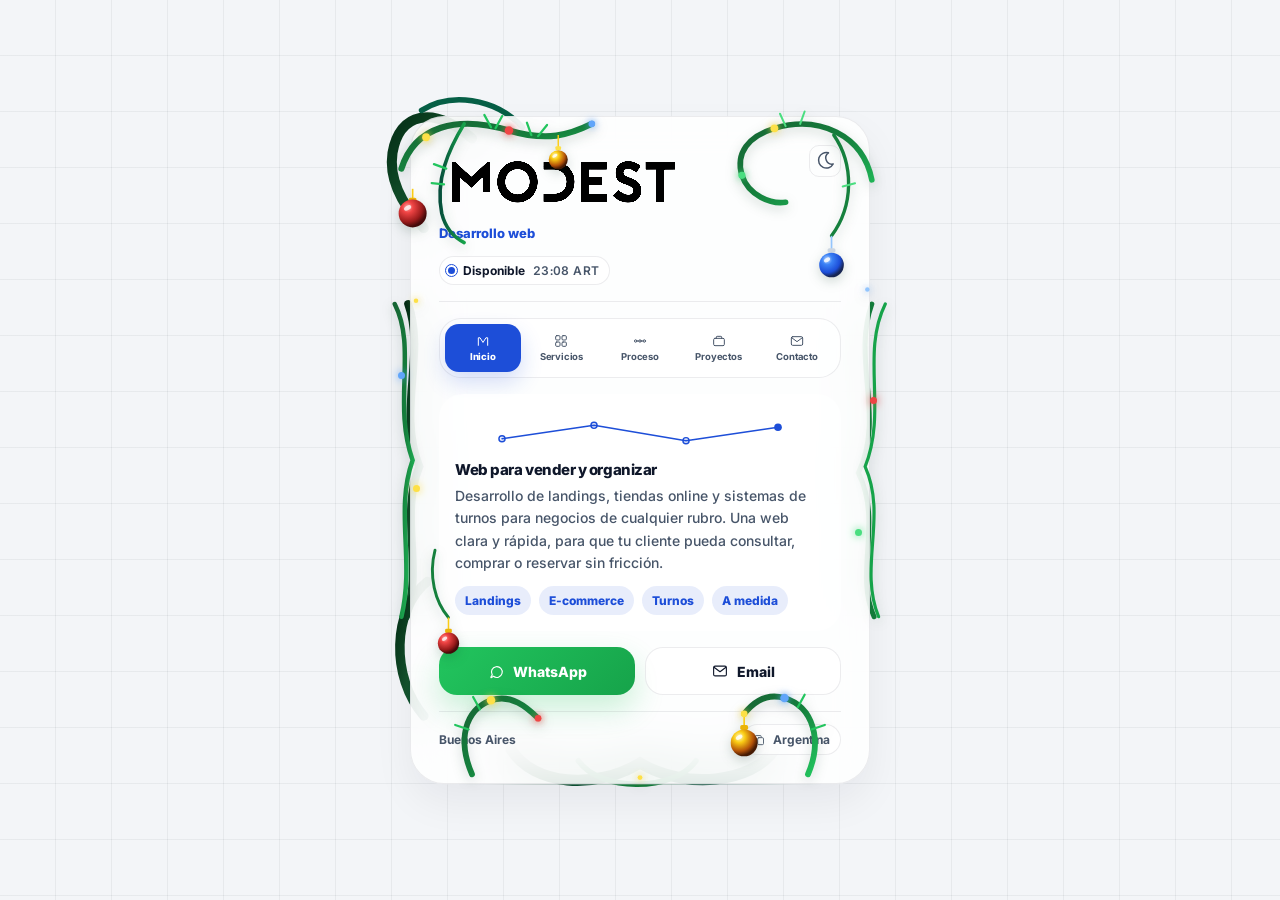
<file: index.html>
<!DOCTYPE html>
<html lang="es_AR">
<head>
  <meta charset="UTF-8">
  <meta name="robots" content="noindex, nofollow">
  <meta name="viewport" content="width=device-width, initial-scale=1, viewport-fit=cover">
  <title>MODEST | Desarrollo web, landings, tiendas y turnos</title>
  <meta name="description" content="Diseño y desarrollo de landings que convierten, tiendas online y sistemas de turnos para negocios de cualquier rubro. Argentina.">
  <meta name="theme-color" content="#F3F5F8">
  <meta name="author" content="MODEST">
  <link rel="icon" href="public/assets/favicon.png" type="image/png">
  <link rel="canonical" href="https://modest.com.ar/">
  <meta property="og:title" content="MODEST | Desarrollo web">
  <meta property="og:description" content="Landings, tiendas online y sistemas de turnos para negocios de cualquier rubro.">
  <meta property="og:type" content="website">
  <meta property="og:url" content="https://modest.com.ar/">
  <meta property="og:locale" content="es_AR">
  <link rel="preconnect" href="https://fonts.googleapis.com">
  <link rel="preconnect" href="https://fonts.gstatic.com" crossorigin>
  <link href="https://fonts.googleapis.com/css2?family=Inter:wght@400;500;600;700;800&display=swap" rel="stylesheet">
  <link rel="stylesheet" href="css/style.css">
  <link rel="stylesheet" href="css/holiday.css">
  <script>
    try {
      var savedTheme = localStorage.getItem("theme");
      var prefersDark = window.matchMedia("(prefers-color-scheme: dark)").matches;
      if (savedTheme === "dark" || (!savedTheme && prefersDark)) document.documentElement.classList.add("dark");
    } catch (error) {}
  </script>
  <script type="application/ld+json">
  {
    "@context": "https://schema.org",
    "@type": "ProfessionalService",
    "name": "MODEST",
    "url": "https://modest.com.ar",
    "email": "modestw.com@gmail.com",
    "telephone": "+5491149404743",
    "areaServed": "AR",
    "address": {
      "@type": "PostalAddress",
      "addressCountry": "AR",
      "addressLocality": "Buenos Aires"
    },
    "description": "Desarrollo web, landing pages, e-commerce y sistemas de turnos para negocios de cualquier rubro."
  }
  </script>
</head>
<body>
  <svg class="logo-filters" aria-hidden="true" focusable="false" width="0" height="0">
    <filter id="logo-on-light" color-interpolation-filters="sRGB">
      <feComponentTransfer>
        <feFuncR type="linear" slope="2.4" intercept="-0.62"/>
        <feFuncG type="linear" slope="2.4" intercept="-0.62"/>
        <feFuncB type="linear" slope="2.4" intercept="-0.62"/>
      </feComponentTransfer>
      <feColorMatrix type="matrix" values="
        -1 0 0 0 1
        0 -1 0 0 1
        0 0 -1 0 1
        0.2126 0.7152 0.0722 0 0"/>
    </filter>
    <filter id="logo-on-dark" color-interpolation-filters="sRGB">
      <feComponentTransfer>
        <feFuncR type="linear" slope="2.4" intercept="-0.62"/>
        <feFuncG type="linear" slope="2.4" intercept="-0.62"/>
        <feFuncB type="linear" slope="2.4" intercept="-0.62"/>
      </feComponentTransfer>
      <feColorMatrix type="matrix" values="
        1 0 0 0 0
        0 1 0 0 0
        0 0 1 0 0
        0.2126 0.7152 0.0722 0 0"/>
    </filter>
  </svg>
  <div class="main-screen">
    <div class="stage">
      <div class="tilt" id="tilt">
        <main class="card" id="card">
          <header class="hero">
            <div class="lockup">
              <div class="word">
                <h1>
                  <img class="logo-mark is-draw" id="logo" src="img/modesto.jpeg" alt="MODEST">
                </h1>
                <p class="role">Desarrollo web</p>
              </div>
              <button class="theme-toggle" id="themeToggle" type="button" aria-label="Usar tema oscuro">
                <svg viewBox="0 0 24 24" width="24" height="24" fill="none" stroke="currentColor" stroke-width="1.5" stroke-linecap="round" stroke-linejoin="round" aria-hidden="true"><path d="M15.5 3.8A7.8 7.8 0 1 0 20.2 15 6.2 6.2 0 0 1 15.5 3.8z"/></svg>
              </button>
            </div>
            <p class="status">
              <span class="status-dot" aria-hidden="true"></span>
              <span>Disponible</span>
              <time id="clock" datetime="">––:–– ARG</time>
            </p>
          </header>

          <nav class="tabs" id="tabs" aria-label="Secciones">
            <span class="tab-indicator" id="tabIndicator" aria-hidden="true"></span>
            <button class="tab active" id="tab-inicio" type="button" data-tab="inicio" aria-controls="panel" aria-selected="true">
              <svg viewBox="0 0 24 24" width="16" height="16" fill="none" stroke="currentColor" stroke-width="1.5" stroke-linecap="round" stroke-linejoin="round" aria-hidden="true"><path d="M5 18.5V7.2h2.6L12 14.2l4.4-7H19v11.3"/></svg>
              <span class="tab-label">Inicio</span>
            </button>
            <button class="tab" id="tab-servicios" type="button" data-tab="servicios" aria-controls="panel" aria-selected="false">
              <svg viewBox="0 0 24 24" width="16" height="16" fill="none" stroke="currentColor" stroke-width="1.5" stroke-linecap="round" stroke-linejoin="round" aria-hidden="true"><rect x="4" y="4" width="6.5" height="6.5" rx="1.6"/><rect x="13.5" y="4" width="6.5" height="6.5" rx="1.6"/><rect x="4" y="13.5" width="6.5" height="6.5" rx="1.6"/><rect x="13.5" y="13.5" width="6.5" height="6.5" rx="1.6"/></svg>
              <span class="tab-label">Servicios</span>
            </button>
            <button class="tab" id="tab-proceso" type="button" data-tab="proceso" aria-controls="panel" aria-selected="false">
              <svg viewBox="0 0 24 24" width="16" height="16" fill="none" stroke="currentColor" stroke-width="1.5" stroke-linecap="round" stroke-linejoin="round" aria-hidden="true"><circle cx="5.5" cy="12" r="1.8"/><circle cx="12" cy="12" r="1.8"/><circle cx="18.5" cy="12" r="1.8"/><path d="M7.5 12h2.7M13.8 12h2.7"/></svg>
              <span class="tab-label">Proceso</span>
            </button>
            <button class="tab" id="tab-proyectos" type="button" data-tab="proyectos" aria-controls="panel" aria-selected="false">
              <svg viewBox="0 0 24 24" width="16" height="16" fill="none" stroke="currentColor" stroke-width="1.5" stroke-linecap="round" stroke-linejoin="round" aria-hidden="true"><rect x="4" y="8" width="16" height="11" rx="2"/><path d="M8 8V6.2A1.2 1.2 0 0 1 9.2 5h5.6A1.2 1.2 0 0 1 16 6.2V8"/></svg>
              <span class="tab-label">Proyectos</span>
            </button>
            <button class="tab" id="tab-contacto" type="button" data-tab="contacto" aria-controls="panel" aria-selected="false">
              <svg viewBox="0 0 24 24" width="16" height="16" fill="none" stroke="currentColor" stroke-width="1.5" stroke-linecap="round" stroke-linejoin="round" aria-hidden="true"><rect x="3.5" y="5.5" width="17" height="13" rx="2"/><path d="m4 7 8 6 8-6"/></svg>
              <span class="tab-label">Contacto</span>
            </button>
          </nav>

          <section class="panel-wrap">
            <div class="panel-inner">
              <div class="panel swap-in" id="panel" role="tabpanel" aria-labelledby="tab-inicio">
                <div class="rise">
                  <svg class="net" viewBox="0 0 320 48" aria-hidden="true">
                    <path class="draw" pathLength="1" d="M16 30 L112 16 L208 32 L304 18"></path>
                    <circle cx="16" cy="30" r="3.2"></circle>
                    <circle cx="112" cy="16" r="3.2"></circle>
                    <circle cx="208" cy="32" r="3.2"></circle>
                    <circle class="net-end" cx="304" cy="18" r="4"></circle>
                  </svg>
                </div>
                <div class="rise">
                  <h2 class="panel-title">Web para vender y organizar</h2>
                  <p class="panel-text">Desarrollo de landings, tiendas online y sistemas de turnos para negocios de cualquier rubro. Una web clara y rápida, para que tu cliente pueda consultar, comprar o reservar sin fricción.</p>
                </div>
                <div class="chips rise">
                  <span class="chip">Landings</span>
                  <span class="chip">E-commerce</span>
                  <span class="chip">Turnos</span>
                  <span class="chip">A medida</span>
                </div>
              </div>
            </div>
          </section>

          <div class="actions">
            <a class="btn btn-primary magnetic" href="https://wa.me/5491149404743?text=Hola%20Modest%2C%20quiero%20consultar%20por%20un%20proyecto%20web" target="_blank" rel="noopener noreferrer">
              <svg viewBox="0 0 24 24" width="18" height="18" fill="none" stroke="currentColor" stroke-width="1.5" stroke-linecap="round" stroke-linejoin="round" aria-hidden="true"><path d="M7 17.2 5.2 20a.6.6 0 0 0 .8.8L8.6 19A7.2 7.2 0 1 0 7 17.2z"/></svg>
              <span>WhatsApp</span>
            </a>
            <button class="btn btn-secondary magnetic" id="goContact" type="button">
              <svg viewBox="0 0 24 24" width="18" height="18" fill="none" stroke="currentColor" stroke-width="1.5" stroke-linecap="round" stroke-linejoin="round" aria-hidden="true"><rect x="3.5" y="5.5" width="17" height="13" rx="2"/><path d="m4 7 8 6 8-6"/></svg>
              <span>Email</span>
            </button>
          </div>

          <footer class="foot">
            <span>Buenos Aires</span>
            <button class="mail-copy" id="mailCopy" type="button" data-mail="modestw.com@gmail.com">
              <span class="ico" aria-hidden="true">
                <svg class="copy-icon" viewBox="0 0 24 24" width="14" height="14" fill="none" stroke="currentColor" stroke-width="1.5" stroke-linecap="round" stroke-linejoin="round"><rect x="8" y="8" width="10" height="12" rx="2"/><path d="M6 16.2H5.4A1.4 1.4 0 0 1 4 14.8v-9A1.4 1.4 0 0 1 5.4 4.4h7.2A1.4 1.4 0 0 1 14 5.8V7"/></svg>
                <svg class="check-icon" viewBox="0 0 24 24" width="14" height="14" fill="none" stroke="currentColor" stroke-width="1.5" stroke-linecap="round" stroke-linejoin="round"><path d="M5 12.5 9.2 16.5 19 7.5"/></svg>
              </span>
              <span class="mail-copy-label">Argentina</span>
            </button>
          </footer>

          <noscript>
            <p class="noscript">Si no carga la navegación, escribime por WhatsApp o a modestw.com@gmail.com.</p>
          </noscript>
        </main>
      </div>
    </div>
  </div>

  <script src="js/app.js"></script>
</body>
</html>
</file>
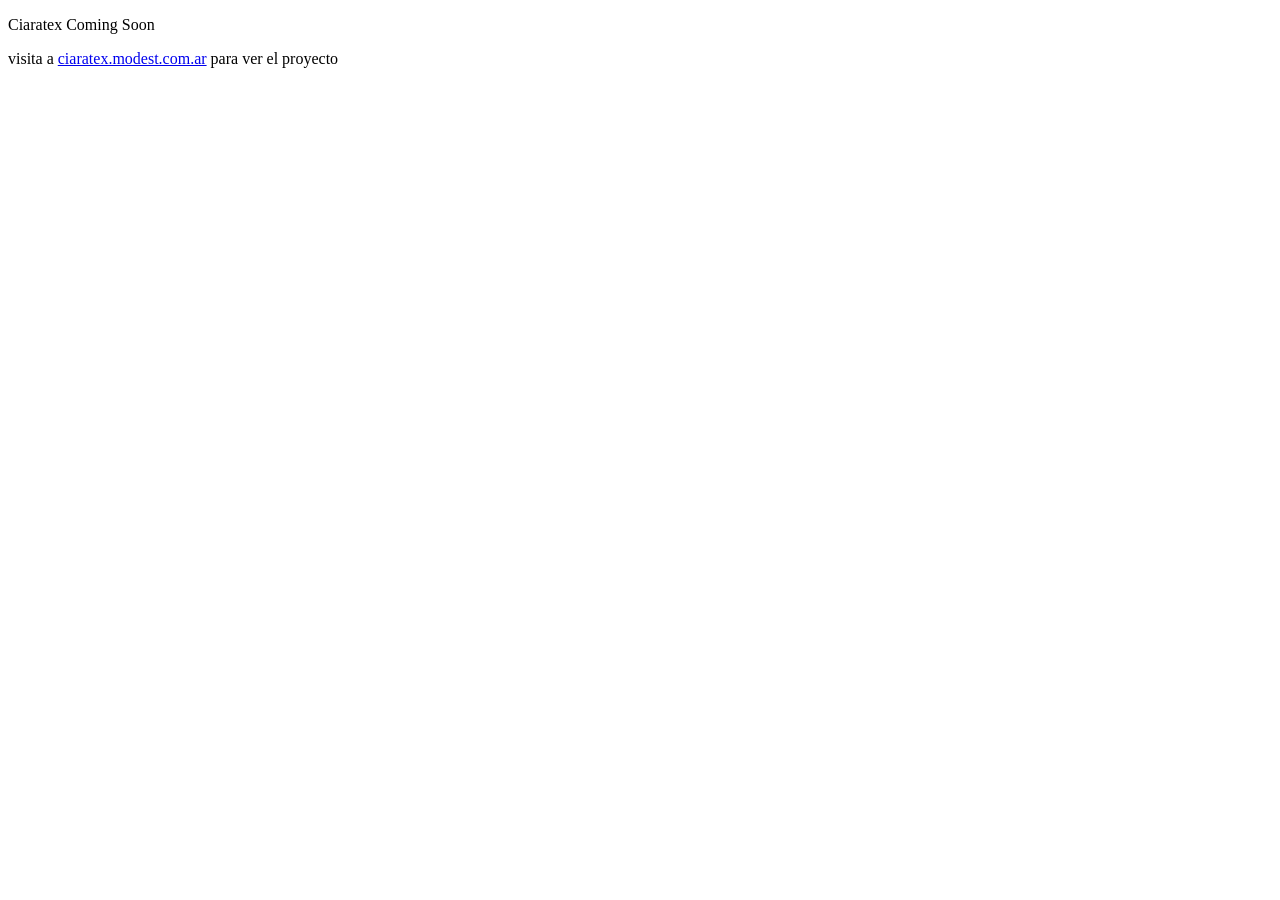
<file: ciaratex/index.html>
<!DOCTYPE html>
<html lang="es_AR">
<head>
    <meta charset="UTF-8">
    <meta name="viewport" content="width=device-width, initial-scale=1.0">
    <meta name="robots" content="noindex, nofollow">
    <title>Ciaratex | Demo</title>
    <meta name="description" content="Ciaratex es una empresa de textil que se dedica a la fabricación de telas.">
    <meta name="keywords" content="Ciaratex, textil, telas, fabricación, indumentaria">
    <meta name="author" content="Ciaratex">
    <meta name="robots" content="noindex, nofollow">
    <meta name="viewport" content="width=device-width, initial-scale=1.0">
    <meta name="robots" content="noindex, nofollow">
</head>
<body>
<div style="width: 100%;">
    <p>Ciaratex Coming Soon</p>
    <p>visita a <a href="https://ciaratex.modestt.com.ar">ciaratex.modest.com.ar</a> para ver el proyecto</p>
</div>
</body>
</html>
</file>
<file: css/style.css>
/* MODEST — Pizarra & Cobalto Suizo
   Type: Inter. Wordmark 800, tracking 0.18–0.22em. Title 15/800. Body 14/1.6. Meta 12/700.
   Space: 4px base. Card padding 22–28. Radius card 34, control 18, pill 999.
   Light: canvas #F3F5F8, ink #0F172A, muted #475569, cobalt #1D4ED8.
   Dark: canvas #0B0D12, ink #F1F5F9, muted #8B98A9, cobalt #3B82F6.
   Green is reserved for WhatsApp. The M mark uses the ink color.
   Motion: transform, opacity, and short SVG stroke changes. Ease out (0.22, 1, 0.36, 1).
   Icons: 24 grid, stroke 1.5, round caps.
*/

* { box-sizing: border-box; margin: 0; padding: 0; }

html {
  scroll-behavior: smooth;
  -webkit-text-size-adjust: 100%;
  text-size-adjust: 100%;
  color-scheme: light;
}

:root {
  --brand-font: "Inter", sans-serif;
  --brand-cobalt: #1D4ED8;
  --brand-ink: #0F172A;
  --brand-muted: #475569;
  --brand-canvas: #F3F5F8;
  --brand-grid: rgba(15, 23, 42, 0.055);
  --brand-glass: rgba(255, 255, 255, 0.84);
  --brand-glass-2: rgba(255, 255, 255, 0.62);
  --brand-line: rgba(15, 23, 42, 0.08);
  --brand-soft: rgba(29, 78, 216, 0.10);
  --brand-spot: rgba(29, 78, 216, 0.16);
  --brand-spot-edge: rgba(29, 78, 216, 0.9);
  --brand-whatsapp: #22c55e;
  --brand-whatsapp-deep: #16a34a;
  --brand-radius-card: 34px;
  --brand-radius-control: 18px;
  --brand-space-1: 4px;
  --brand-space-2: 8px;
  --brand-space-3: 12px;
  --brand-space-4: 16px;
  --brand-space-5: 22px;
  --brand-shadow: 0 18px 40px rgba(15, 23, 42, 0.06);
  --brand-accent-shadow: 0 10px 22px rgba(29, 78, 216, 0.2);
  --brand-ease: cubic-bezier(.2, .8, .2, 1);
  --brand-ease-out: cubic-bezier(0.22, 1, 0.36, 1);
  --brand-text-display: 26px;
  --brand-text-title: 15px;
  --brand-text-body: 14px;
  --brand-text-meta: 12px;

  --text: var(--brand-ink);
  --muted: var(--brand-muted);
  --card: var(--brand-glass);
  --glass: var(--brand-glass-2);
  --border: var(--brand-line);
  --primary: var(--brand-cobalt);
  --primary-2: var(--brand-cobalt);
  --soft: var(--brand-soft);
  --shadow: var(--brand-shadow);
  --node: #ffffff;
  --node-done: #E7EEFC;
  --node-done-ink: #1D4ED8;
  --surface-row: rgba(15, 23, 42, 0.03);
}

html.dark {
  color-scheme: dark;
  --brand-cobalt: #3B82F6;
  --brand-ink: #F1F5F9;
  --brand-muted: #8B98A9;
  --brand-canvas: #0B0D12;
  --brand-grid: rgba(241, 245, 249, 0.045);
  --brand-glass: rgba(18, 22, 31, 0.78);
  --brand-glass-2: rgba(255, 255, 255, 0.04);
  --brand-line: rgba(226, 232, 240, 0.09);
  --brand-soft: rgba(59, 130, 246, 0.16);
  --brand-spot: rgba(59, 130, 246, 0.22);
  --brand-spot-edge: rgba(147, 197, 253, 0.85);
  --brand-shadow: 0 18px 40px rgba(0, 0, 0, 0.4);
  --brand-accent-shadow: 0 10px 22px rgba(59, 130, 246, 0.28);
  --node: #151922;
  --node-done: #1A2744;
  --node-done-ink: #93C5FD;
  --surface-row: rgba(241, 245, 249, 0.04);
}

body {
  min-height: 100vh;
  min-height: 100dvh;
  font-family: var(--brand-font);
  color: var(--text);
  background-color: var(--brand-canvas);
  background-image:
    linear-gradient(var(--brand-grid) 1px, transparent 1px),
    linear-gradient(90deg, var(--brand-grid) 1px, transparent 1px);
  background-size: 56px 56px;
  background-position: -1px -1px;
  transition: background-color 0.7s ease, color 0.7s ease;
  overflow-x: hidden;
  -webkit-font-smoothing: antialiased;
}

button, input, textarea { font: inherit; color: inherit; }
button { cursor: pointer; }
button, a.btn { touch-action: manipulation; -webkit-tap-highlight-color: transparent; }
::selection { background: var(--soft); color: var(--text); }
:focus-visible { outline: 2px solid var(--primary); outline-offset: 3px; }

.theme-toggle {
  margin-left: auto;
  flex: 0 0 auto;
  width: 32px;
  height: 32px;
  border: 1px solid var(--border);
  background: transparent;
  color: var(--muted);
  border-radius: 10px;
  display: grid;
  place-items: center;
  transition: color 0.3s ease, border-color 0.3s ease, background 0.3s ease;
}

.theme-toggle:hover {
  color: var(--primary);
  border-color: var(--primary);
  background: var(--soft);
}

.main-screen {
  min-height: 100vh;
  min-height: 100dvh;
  display: flex;
  flex-direction: column;
  align-items: center;
  justify-content: center;
  justify-content: safe center;
  padding:
    calc(28px + env(safe-area-inset-top))
    calc(16px + env(safe-area-inset-right))
    calc(28px + env(safe-area-inset-bottom))
    calc(16px + env(safe-area-inset-left));
}

.stage {
  width: min(90%, 460px);
  perspective: 980px;
}

.tilt {
  width: 100%;
  transform-style: preserve-3d;
}

.card {
  --sx: 50%;
  --sy: 18%;
  position: relative;
  isolation: isolate;
  width: 100%;
  background: var(--card);
  border: 1px solid var(--border);
  border-radius: 30px;
  padding: 22px;
  box-shadow: var(--shadow);
  backdrop-filter: blur(24px);
  animation: cardIn 0.85s var(--brand-ease-out) both;
  transition: background 0.7s ease, border-color 0.7s ease, box-shadow 0.7s ease;
}

.card > * { position: relative; z-index: 1; }

.card::before {
  content: "";
  position: absolute;
  inset: 0;
  border-radius: inherit;
  background: radial-gradient(280px circle at var(--sx) var(--sy), var(--brand-spot), transparent 58%);
  opacity: 0;
  transition: opacity 0.35s ease;
  pointer-events: none;
  z-index: 0;
}

.card.is-hot::before { opacity: 1; }

@supports ((mask-composite: exclude) or (-webkit-mask-composite: xor)) {
  .card::after {
    content: "";
    position: absolute;
    inset: 0;
    border-radius: inherit;
    padding: 1.5px;
    background: radial-gradient(210px circle at var(--sx) var(--sy), var(--brand-spot-edge), transparent 62%);
    -webkit-mask: linear-gradient(#fff 0 0) content-box, linear-gradient(#fff 0 0);
    -webkit-mask-composite: xor;
    mask: linear-gradient(#fff 0 0) content-box, linear-gradient(#fff 0 0);
    mask-composite: exclude;
    opacity: 0;
    transition: opacity 0.35s ease;
    pointer-events: none;
    z-index: 3;
  }

  .card.is-hot::after { opacity: 1; }
}

@keyframes cardIn {
  from { opacity: 0; transform: translate3d(0, 18px, 0) scale(0.98); }
  to { opacity: 1; transform: none; }
}

.hero {
  display: flex;
  flex-direction: column;
  align-items: flex-start;
  gap: 14px;
  margin-bottom: 16px;
  padding-bottom: 16px;
  border-bottom: 1px solid var(--border);
}

.lockup {
  display: flex;
  align-items: flex-start;
  gap: 12px;
  width: 100%;
}

.word { min-width: 0; flex: 1; }

h1 {
  margin: 0;
  line-height: 0;
}

.logo-filters { position: absolute; width: 0; height: 0; overflow: hidden; }

.logo-mark {
  display: block;
  width: min(220px, 100%);
  height: auto;
  aspect-ratio: 466 / 139;
  object-fit: cover;
  border: 0;
  filter: url("#logo-on-light");
}

html.dark .logo-mark { filter: url("#logo-on-dark"); }

.logo-mark.is-draw { animation: logoReveal 0.85s var(--brand-ease-out) both; }

@keyframes logoReveal {
  from { clip-path: inset(0 100% 0 0); }
  to { clip-path: inset(0 0 0 0); }
}

.role {
  margin-top: 5px;
  color: var(--primary);
  font-size: 13px;
  font-weight: 800;
  line-height: 1.4;
}

.status {
  display: inline-flex;
  align-items: center;
  gap: 8px;
  padding: 6px 10px 6px 8px;
  border-radius: 999px;
  border: 1px solid var(--border);
  background: var(--glass);
  color: var(--text);
  font-size: var(--brand-text-meta);
  font-weight: 700;
}

.status time {
  color: var(--muted);
  font-weight: 600;
  font-variant-numeric: tabular-nums;
  letter-spacing: 0.03em;
}

.status-dot {
  position: relative;
  width: 7px;
  height: 7px;
  border-radius: 50%;
  background: var(--primary);
}

.status-dot::after {
  content: "";
  position: absolute;
  inset: -3px;
  border-radius: inherit;
  border: 1px solid var(--primary);
  animation: ping 2.2s ease-out infinite;
}

@keyframes ping {
  0% { transform: scale(0.7); opacity: 0.7; }
  100% { transform: scale(1.85); opacity: 0; }
}

.tabs {
  position: relative;
  display: grid;
  grid-template-columns: repeat(5, minmax(0, 1fr));
  gap: 3px;
  background: var(--glass);
  border: 1px solid var(--border);
  border-radius: 22px;
  padding: 5px;
  margin-bottom: 16px;
}

.tab-indicator {
  position: absolute;
  left: 0;
  top: 0;
  width: var(--indicator-w, 0px);
  height: var(--indicator-h, 0px);
  border-radius: 14px;
  background: var(--primary);
  box-shadow: var(--brand-accent-shadow);
  opacity: 0;
  transform: translate3d(var(--indicator-x, 0px), var(--indicator-y, 0px), 0);
  transition: transform 0.5s var(--brand-ease-out), opacity 0.3s ease;
  pointer-events: none;
  z-index: 0;
}

.tabs.is-set .tab-indicator { opacity: 1; }

.tab {
  position: relative;
  z-index: 1;
  min-width: 0;
  border: 0;
  background: transparent;
  color: var(--muted);
  border-radius: 14px;
  min-height: 48px;
  padding: 7px 1px 6px;
  font-size: 9.5px;
  font-weight: 700;
  line-height: 1.15;
  letter-spacing: -0.02em;
  display: flex;
  flex-direction: column;
  align-items: center;
  justify-content: center;
  gap: 3px;
  transition: color 0.3s ease;
}

.tab-label {
  max-width: 100%;
  overflow: hidden;
  text-overflow: ellipsis;
  white-space: nowrap;
}

.tab:hover:not(.active) { color: var(--primary); }
.tab.active { color: #fff; font-weight: 800; }
.tab svg { display: block; }

.panel-wrap { margin-bottom: 16px; }
.panel-inner { overflow: hidden; }

.panel {
  --shift: 0px;
  min-height: 168px;
  background: var(--glass);
  border-radius: 24px;
  padding: 16px;
  transition: background 0.7s ease, border-color 0.7s ease;
}

.panel.swap-out { animation: panelOut 0.2s var(--brand-ease) both; }

.swap-in .rise {
  animation: rise 0.48s var(--brand-ease-out) both;
}

.swap-in .rise:nth-child(2) { animation-delay: 0.05s; }
.swap-in .rise:nth-child(3) { animation-delay: 0.1s; }
.swap-in .rise:nth-child(4) { animation-delay: 0.15s; }
.swap-in .rise:nth-child(5) { animation-delay: 0.2s; }
.swap-in .rise:nth-child(6) { animation-delay: 0.25s; }

@keyframes panelOut {
  from { opacity: 1; transform: translate3d(0, 0, 0); filter: blur(0); }
  to { opacity: 0; transform: translate3d(calc(var(--shift) * -0.45), 6px, 0); filter: blur(4px); }
}

@keyframes rise {
  from { opacity: 0; transform: translate3d(var(--shift), 10px, 0); filter: blur(3px); }
  to { opacity: 1; transform: translate3d(0, 0, 0); filter: blur(0); }
}

.panel-title {
  font-size: var(--brand-text-title);
  font-weight: 800;
  letter-spacing: -0.03em;
  margin-bottom: 6px;
}

.panel-text {
  color: var(--muted);
  font-size: var(--brand-text-body);
  line-height: 1.6;
  font-weight: 500;
}

.net {
  display: block;
  width: 100%;
  height: 46px;
  margin-bottom: 4px;
}

.net .draw {
  fill: none;
  stroke: var(--primary);
  stroke-width: 1.5;
  stroke-linecap: round;
  stroke-linejoin: round;
  stroke-dasharray: 1;
  stroke-dashoffset: 0;
}

.swap-in .net .draw { animation: artDraw 1.05s var(--brand-ease-out) both; }

.net circle { fill: var(--soft); stroke: var(--primary); stroke-width: 1.5; }
.net .net-end { fill: var(--primary); stroke: none; }

@keyframes artDraw {
  from { stroke-dashoffset: 1; }
  to { stroke-dashoffset: 0; }
}

.chips { display: flex; flex-wrap: wrap; gap: 8px; margin-top: 12px; }

.chip {
  padding: 7px 10px;
  border-radius: 999px;
  background: var(--soft);
  color: var(--primary);
  font-size: 12px;
  font-weight: 800;
  transition: transform 0.28s var(--brand-ease);
}

.chip:hover { transform: translateY(-2px); }

.service {
  display: grid;
  grid-template-columns: 32px minmax(0, 1fr) 56px;
  gap: 8px;
  align-items: center;
  padding: 10px;
  margin-top: 8px;
  border-radius: 18px;
  border: 1px solid var(--border);
  background: var(--surface-row);
  transition: transform 0.32s var(--brand-ease), border-color 0.32s ease, background 0.32s ease;
}

.service:hover {
  transform: translateY(-2px);
  border-color: var(--primary);
  background: var(--soft);
}

.service-ico {
  width: 32px;
  height: 32px;
  border-radius: 12px;
  display: grid;
  place-items: center;
  background: var(--soft);
  color: var(--primary);
}

.service h3 {
  font-size: 13.5px;
  font-weight: 800;
  letter-spacing: -0.02em;
  margin-bottom: 3px;
}

.service p {
  color: var(--muted);
  font-size: 12.5px;
  line-height: 1.45;
  font-weight: 500;
}

.art { width: 56px; height: 40px; display: block; color: var(--primary); }
.art .hot { fill: var(--soft); }
.art .end { fill: currentColor; stroke: none; }
.art .ghost { opacity: 0.4; }
.art .draw { stroke-dasharray: 1; stroke-dashoffset: 0; }

.swap-in .art .draw { animation: artDraw 0.9s var(--brand-ease-out) both; }

@media (hover: hover) {
  .service:hover .art .draw { animation: artDraw 0.7s var(--brand-ease-out); }
}

.lead { margin-bottom: 4px; }
.lead .panel-text { margin-top: 0; }

.process { margin-top: 4px; }

.rail { position: relative; }

.rail svg {
  position: absolute;
  left: 0;
  right: 0;
  top: 6px;
  width: 100%;
  height: 20px;
  overflow: visible;
}

.rail line {
  vector-effect: non-scaling-stroke;
  stroke-width: 2;
  stroke-linecap: butt;
}

.rail-base { stroke: var(--border); }

.rail-draw {
  stroke: var(--primary);
  stroke-dasharray: 100;
  stroke-dashoffset: 100;
  transition: stroke-dashoffset 0.65s var(--brand-ease-out);
}

.nodes {
  position: relative;
  z-index: 1;
  display: grid;
  grid-template-columns: repeat(4, 1fr);
}

.node {
  justify-self: center;
  width: 32px;
  height: 32px;
  border-radius: 50%;
  border: 1px solid var(--border);
  background: var(--node);
  color: var(--muted);
  font-size: 12px;
  font-weight: 800;
  display: grid;
  place-items: center;
  transition: transform 0.3s var(--brand-ease), background 0.3s ease, color 0.3s ease, border-color 0.3s ease, box-shadow 0.3s ease;
}

.node.is-done {
  background: var(--node-done);
  color: var(--node-done-ink);
  border-color: transparent;
}

.node.is-on {
  background: var(--primary);
  color: #fff;
  border-color: transparent;
  transform: translateY(-2px);
  box-shadow: var(--brand-accent-shadow);
}

.process-copy { min-height: 108px; margin-top: 14px; }

.process-copy h3 {
  font-size: 16px;
  font-weight: 800;
  letter-spacing: -0.03em;
  margin: 2px 0 6px;
}

.process-copy p:last-child {
  color: var(--muted);
  font-size: 14px;
  line-height: 1.55;
  font-weight: 500;
}

.kicker {
  color: var(--primary);
  font-size: 11px;
  font-weight: 800;
  letter-spacing: 0.08em;
  text-transform: uppercase;
}

.process-copy.tick { animation: stepIn 0.4s var(--brand-ease-out) both; }

@keyframes stepIn {
  from { opacity: 0; transform: translate3d(0, 8px, 0); filter: blur(2px); }
  to { opacity: 1; transform: none; filter: blur(0); }
}

.project-list { display: grid; gap: 8px; margin-top: 10px; }

.project {
  display: grid;
  grid-template-columns: 32px minmax(0, 1fr) auto;
  gap: 10px;
  align-items: center;
  padding: 10px;
  border-radius: 17px;
  border: 1px solid var(--border);
  background: var(--surface-row);
  color: inherit;
  text-decoration: none;
  transition: transform 0.32s var(--brand-ease), border-color 0.32s ease, background 0.32s ease;
}

a.project:hover,
a.project:focus-visible {
  transform: translateX(4px);
  border-color: var(--primary);
  background: var(--soft);
}

.project-copy strong {
  display: block;
  color: var(--text);
  font-size: 13px;
  margin-bottom: 3px;
}

.project-copy small {
  display: block;
  color: var(--muted);
  font-size: 12px;
  font-weight: 600;
  line-height: 1.35;
}

.arrow { color: var(--primary); transition: transform 0.32s var(--brand-ease); }
a.project:hover .arrow { transform: translate3d(2px, -2px, 0); }
.project-gap { width: 16px; }

.actions {
  display: grid;
  gap: 10px;
  margin-bottom: 16px;
}

.btn {
  border: 0;
  border-radius: var(--brand-radius-control);
  padding: 14px 16px;
  display: inline-flex;
  align-items: center;
  justify-content: center;
  gap: 8px;
  font-size: 14px;
  font-weight: 800;
  text-decoration: none;
  transition: transform 0.45s var(--brand-ease-out), box-shadow 0.32s ease, border-color 0.32s ease, color 0.32s ease, background 0.32s ease;
}

.magnetic.is-magnet { transition: transform 0.08s linear, box-shadow 0.32s ease, border-color 0.32s ease, color 0.32s ease, background 0.32s ease; }

.btn-primary {
  color: #fff;
  background: linear-gradient(135deg, var(--brand-whatsapp), var(--brand-whatsapp-deep));
  box-shadow: 0 14px 30px rgba(34, 197, 94, 0.24);
}

.btn-secondary {
  color: var(--text);
  background: var(--glass);
  border: 1px solid var(--border);
}

.btn-secondary:hover { color: var(--primary); border-color: var(--primary); }

.btn-send {
  width: 100%;
  color: #fff;
  background: var(--primary);
  box-shadow: var(--brand-accent-shadow);
}

.btn-send:disabled { opacity: 0.8; cursor: wait; }

.btn .spin {
  transform-box: fill-box;
  transform-origin: center;
  animation: spin 0.8s linear infinite;
}

@keyframes spin {
  to { transform: rotate(360deg); }
}

.foot {
  display: flex;
  align-items: center;
  justify-content: space-between;
  gap: 10px;
  flex-wrap: wrap;
  padding-top: 12px;
  border-top: 1px solid var(--border);
  color: var(--muted);
  font-size: 12px;
  font-weight: 700;
}

.mail-copy {
  border: 1px solid var(--border);
  background: var(--glass);
  color: var(--muted);
  border-radius: 999px;
  padding: 7px 10px;
  display: inline-flex;
  align-items: center;
  gap: 6px;
  font-size: 12px;
  font-weight: 700;
  transition: color 0.28s ease, border-color 0.28s ease, background 0.28s ease, transform 0.28s var(--brand-ease);
}

.mail-copy:hover { color: var(--primary); border-color: var(--primary); }
.mail-copy.is-copied { color: var(--primary); border-color: var(--primary); background: var(--soft); }

.mail-copy .ico { display: grid; }
.mail-copy .ico svg { grid-area: 1 / 1; }
.mail-copy .check-icon { opacity: 0; transform: scale(0.7); transition: opacity 0.25s ease, transform 0.35s var(--brand-ease-out); }
.mail-copy.is-copied .copy-icon { opacity: 0; }
.mail-copy.is-copied .check-icon { opacity: 1; transform: scale(1); }

.contact-form { display: grid; gap: 12px; margin-top: 12px; }
.form-group { display: grid; gap: 7px; }

.form-group label,
legend {
  color: var(--text);
  font-size: 12px;
  font-weight: 800;
}

fieldset { border: 0; margin: 0; padding: 0; min-inline-size: 0; }
legend { margin-bottom: 8px; padding: 0; }

.form-group input,
.form-group textarea {
  width: 100%;
  border: 1px solid var(--border);
  border-radius: 16px;
  background: var(--glass);
  color: var(--text);
  padding: 13px 14px;
  font-size: 16px;
  outline: none;
  transition: border-color 0.28s ease, box-shadow 0.28s ease, background 0.28s ease;
}

.form-group textarea { min-height: 110px; resize: vertical; }
.form-group input::placeholder,
.form-group textarea::placeholder { color: var(--muted); opacity: 0.75; }

.form-group input:focus,
.form-group textarea:focus {
  border-color: var(--primary);
  box-shadow: 0 0 0 4px var(--soft);
}

.type-picker { display: grid; grid-template-columns: 1fr 1fr; gap: 8px; }

.type-picker label {
  position: relative;
  display: flex;
  align-items: center;
  justify-content: center;
  text-align: center;
  min-height: 42px;
  padding: 8px;
  border-radius: 14px;
  border: 1px solid var(--border);
  background: var(--glass);
  color: var(--muted);
  font-size: 12px;
  font-weight: 700;
  line-height: 1.25;
  cursor: pointer;
  transition: border-color 0.25s ease, background 0.25s ease, color 0.25s ease, transform 0.25s var(--brand-ease);
}

.type-picker input {
  position: absolute;
  opacity: 0;
  inset: 0;
  margin: 0;
  cursor: pointer;
}

.type-picker label:has(input:checked) {
  border-color: var(--primary);
  background: var(--soft);
  color: var(--primary);
}

.type-picker input:focus-visible { outline: none; }
.type-picker label:focus-within { outline: 2px solid var(--primary); outline-offset: 2px; }
.type-picker label:hover { transform: translateY(-1px); }

.form-note {
  min-height: 1.2em;
  font-size: 12.5px;
  font-weight: 700;
  color: var(--primary);
}

.form-note.is-error { color: #c2414b; }

.alt-line { margin-top: 4px; font-size: 13px; }

.inline-link {
  color: var(--primary);
  font-weight: 800;
  text-underline-offset: 3px;
}

.noscript {
  margin-top: 12px;
  color: var(--muted);
  font-size: 12px;
  line-height: 1.5;
}

@media (max-width: 380px) {
  .main-screen {
    padding-left: 10px;
    padding-right: 10px;
  }

  .card { padding: 18px 14px; }
  .tabs { gap: 2px; padding: 4px; }
  .tab { font-size: 8.5px; letter-spacing: -0.04em; padding: 6px 0; }
}

@media (min-width: 400px) {
  .card { padding: 28px; border-radius: var(--brand-radius-card); }
  .logo-mark { width: min(248px, 100%); }
  .service { grid-template-columns: 36px minmax(0, 1fr) 68px; gap: 10px; }
  .service-ico { width: 36px; height: 36px; }
  .art { width: 68px; height: 46px; }
  .project { grid-template-columns: 36px minmax(0, 1fr) auto; }
}

@media (min-width: 480px) {
  .actions { grid-template-columns: 1fr 1fr; }
}

@media (prefers-reduced-motion: reduce) {
  .card,
  .status-dot::after,
  .logo-mark.is-draw,
  .panel.swap-out,
  .swap-in .rise,
  .swap-in .net .draw,
  .swap-in .art .draw,
  .process-copy.tick {
    animation: none;
  }

  .rail-draw,
  .magnetic,
  .service,
  .project,
  .chip,
  .theme-toggle { transition: none; }

  .net .draw,
  .art .draw { stroke-dashoffset: 0; }
}
</file>
<file: css/holiday.css>
body.theme-holiday .tilt {
  position: relative;
}

body.theme-holiday .card {
  z-index: 1;
}

body.theme-holiday .roots-back,
body.theme-holiday .roots-front,
body.theme-holiday .roots-side,
body.theme-holiday .roots-side-lights {
  position: absolute;
  left: -22px;
  display: block;
  width: calc(100% + 44px);
  pointer-events: none;
  overflow: visible;
}

body.theme-holiday .roots-top {
  top: -28px;
  height: auto;
  aspect-ratio: 450 / 200;
}

body.theme-holiday .roots-bottom {
  top: auto;
  bottom: -32px;
  height: auto;
  aspect-ratio: 450 / 240;
}

body.theme-holiday .roots-side,
body.theme-holiday .roots-side-lights {
  top: 188px;
  bottom: 168px;
}

body.theme-holiday .roots-side svg {
  display: block;
  width: 100%;
  height: 100%;
  overflow: visible;
}

body.theme-holiday .roots-side path {
  vector-effect: non-scaling-stroke;
}

body.theme-holiday .roots-side-lights {
  z-index: 2;
}

body.theme-holiday .roots-side-lights .fairy-light {
  position: absolute;
  width: 7px;
  height: 7px;
  border-radius: 50%;
  box-shadow: 0 0 8px currentColor;
}

body.theme-holiday .roots-back {
  z-index: 0;
}

body.theme-holiday .roots-front {
  z-index: 2;
  filter: drop-shadow(0 4px 6px rgba(5, 46, 22, 0.18));
}

html.dark body.theme-holiday .roots-front {
  filter: drop-shadow(0 6px 10px rgba(0, 0, 0, 0.75));
}

body.theme-holiday .vine-grow {
  stroke-dasharray: 550;
  stroke-dashoffset: 550;
  animation: holiday-grow 2.2s cubic-bezier(0.22, 1, 0.36, 1) forwards;
}

body.theme-holiday .vine-delay-1 { animation-delay: 0.15s; }
body.theme-holiday .vine-delay-2 { animation-delay: 0.35s; }
body.theme-holiday .vine-delay-3 { animation-delay: 0.55s; }
body.theme-holiday .vine-delay-4 { animation-delay: 0.75s; }

@keyframes holiday-grow {
  to { stroke-dashoffset: 0; }
}

body.theme-holiday .needle-pop {
  opacity: 0;
  transform-box: fill-box;
  transform-origin: center;
  animation: holiday-pop 0.8s ease-out forwards;
}

body.theme-holiday .n-d1 { animation-delay: 0.8s; }
body.theme-holiday .n-d2 { animation-delay: 1.1s; }
body.theme-holiday .n-d3 { animation-delay: 1.4s; }

@keyframes holiday-pop {
  from { opacity: 0; transform: scale(0.4); }
  to { opacity: 1; transform: scale(1); }
}

body.theme-holiday .ornament-swing {
  transform-box: fill-box;
  transform-origin: top center;
  opacity: 0;
  animation:
    holiday-appear 0.7s ease-out forwards,
    holiday-swing 3.8s ease-in-out infinite alternate;
}

body.theme-holiday .o-1 { animation-delay: 1.1s, 1.8s; }
body.theme-holiday .o-2 { animation-delay: 1.3s, 2.0s; }
body.theme-holiday .o-3 { animation-delay: 1.5s, 2.2s; }
body.theme-holiday .o-4 { animation-delay: 1.7s, 2.4s; }
body.theme-holiday .o-5 { animation-delay: 1.9s, 2.6s; }

@keyframes holiday-appear {
  from { opacity: 0; transform: scale(0) translateY(-6px); }
  to { opacity: 1; transform: scale(1) translateY(0); }
}

@keyframes holiday-swing {
  0% { transform: rotate(-4.5deg); }
  100% { transform: rotate(4.5deg); }
}

body.theme-holiday .fairy-light {
  transform-box: fill-box;
  transform-origin: center;
  animation: holiday-glow 2.4s infinite ease-in-out;
}

body.theme-holiday .fl-1 { animation-delay: 0s; }
body.theme-holiday .fl-2 { animation-delay: 0.8s; }
body.theme-holiday .fl-3 { animation-delay: 1.6s; }

@keyframes holiday-glow {
  0%, 100% { opacity: 1; transform: scale(1.25); }
  50% { opacity: 0.25; transform: scale(0.75); }
}

body.theme-holiday .sparkle-float {
  animation: holiday-float 5s infinite ease-in-out;
}

body.theme-holiday .sf-2 { animation-delay: 1.7s; animation-duration: 6s; }
body.theme-holiday .sf-3 { animation-delay: 3.1s; animation-duration: 5.5s; }

@keyframes holiday-float {
  0%, 100% { transform: translateY(0) scale(0.8); opacity: 0.2; }
  50% { transform: translateY(-14px) scale(1.2); opacity: 0.9; }
}

@media (prefers-reduced-motion: reduce) {
  body.theme-holiday .vine-grow,
  body.theme-holiday .needle-pop,
  body.theme-holiday .ornament-swing,
  body.theme-holiday .fairy-light,
  body.theme-holiday .sparkle-float {
    animation: none;
    opacity: 1;
    stroke-dashoffset: 0;
    transform: none;
  }
}
</file>
